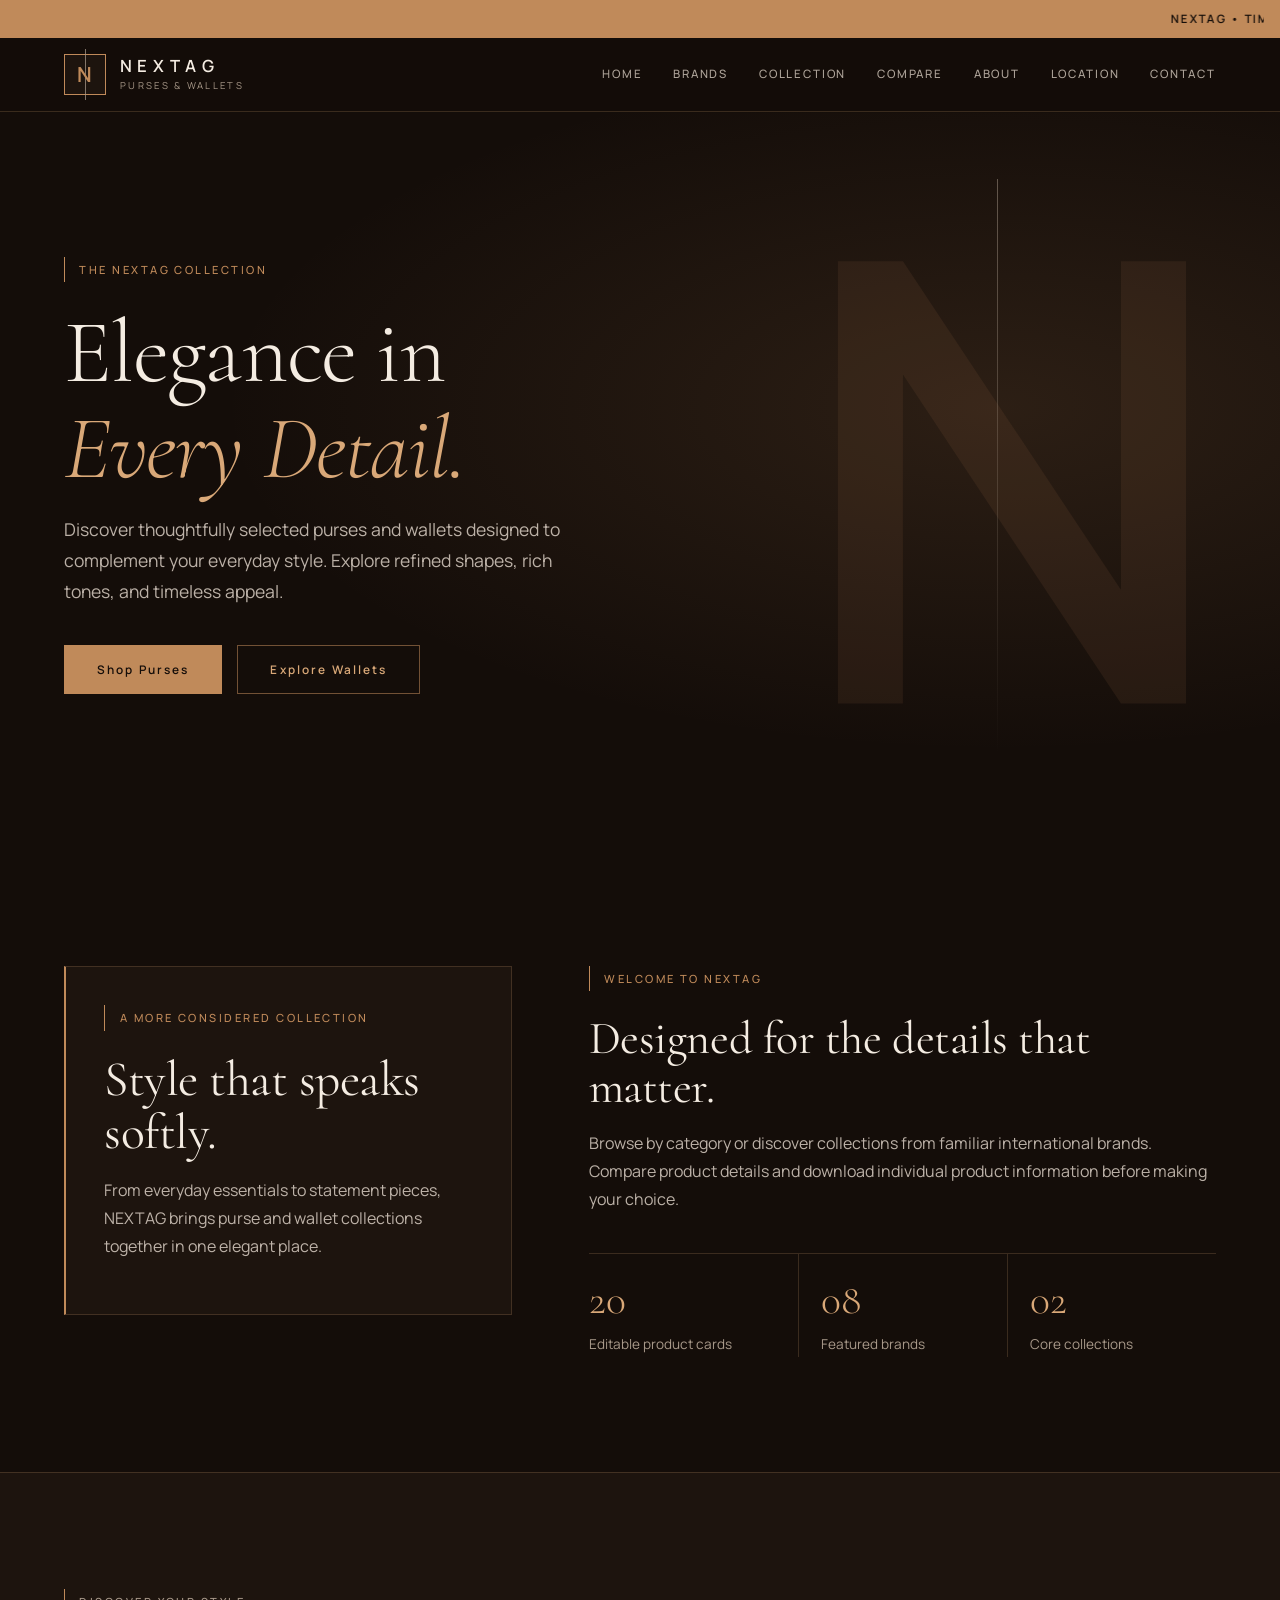
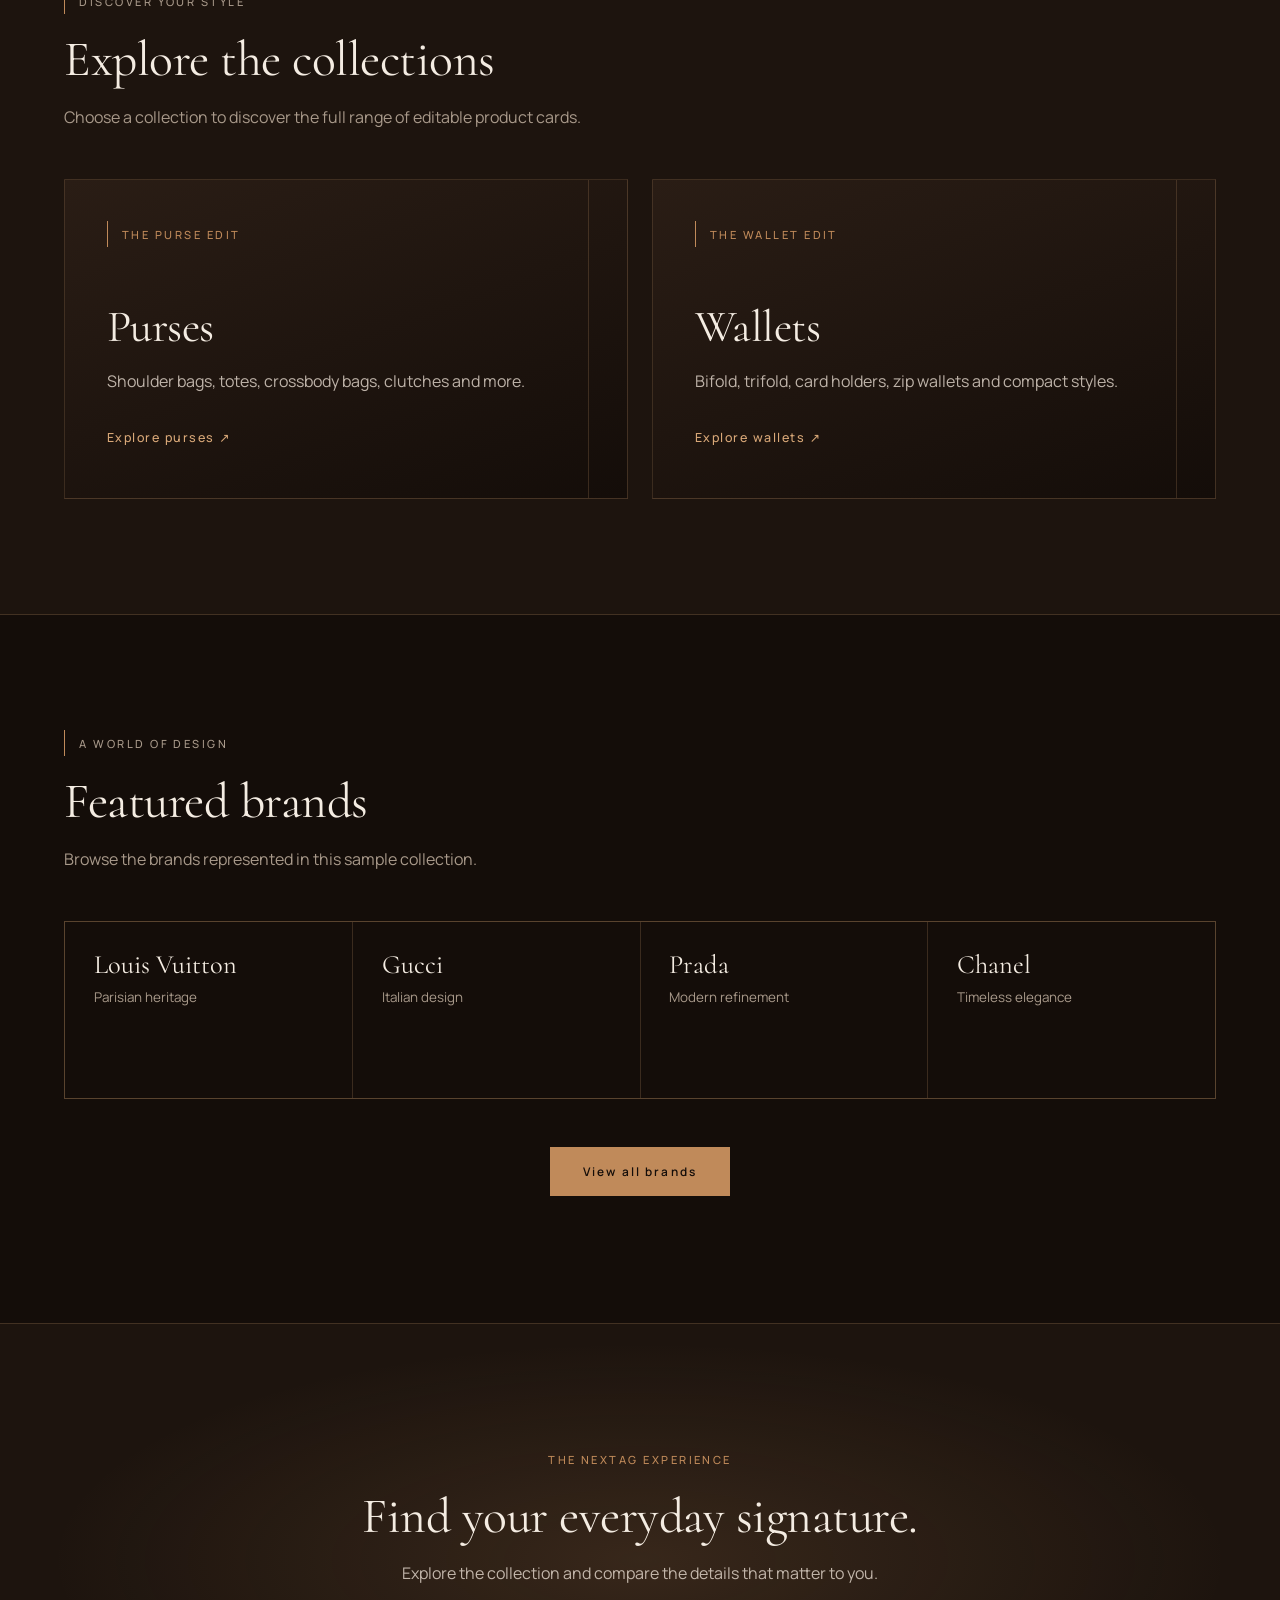
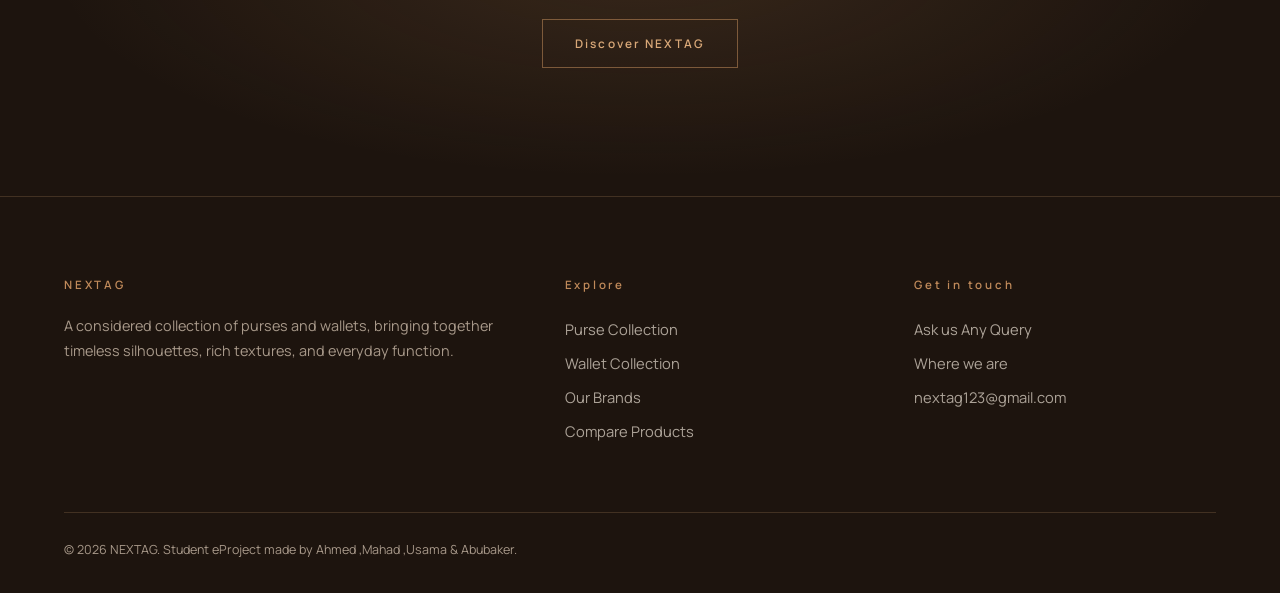
<file: index.html>
<!DOCTYPE html>
<html lang="en">

<head>

    <!-- Basic Page Information -->
    <meta charset="UTF-8">
    <meta name="viewport" content="width=device-width, initial-scale=1.0">
    <meta name="description" content="NEXTAG premium purses and wallets collection.">
    <title>Home | NEXTAG</title>
    <link rel="icon" type="image/svg+xml" href="favicon.jpg">
    <link rel="stylesheet" href="css/style.css">

</head>

<body data-page="">


    <div class="announcement">

        <marquee behavior="scroll" direction="left" scrollamount="4">
            NEXTAG • TIMELESS STYLE, EVERYDAY ELEGANCE • EXPLORE OUR PURSE & WALLET COLLECTION • A REFINED EDIT FOR EVERY OCCASION
        </marquee>

    </div>



    <header class="navbar">


        <a class="brand-lockup" href="index.html" aria-label="NEXTAG home">

            <span class="logo-mark">
                <span>N</span>
            </span>

            <span>
                <span class="brand-name">NEXTAG</span>
                <span class="brand-tag">PURSES & WALLETS</span>
            </span>

        </a>


        <button class="menu-button" type="button" onclick="toggleMenu()">
            MENU
        </button>

        <div class="nav-links">
            <a href="index.html">HOME</a>
            <a href="brands.html">BRANDS</a>
            <a href="collection.html">COLLECTION</a>
            <a href="compare.html">COMPARE</a>
            <a href="about.html">ABOUT</a>
            <a href="location.html">LOCATION</a>
            <a href="contact.html">CONTACT</a>
        </div>

    </header>


    <!-- MAIN CONTENT -->
    <main>

        <!-- HERO SECTION -->
        <section class="hero">

            <div class="hero-content">

                <p class="eyebrow">THE NEXTAG COLLECTION</p>

                <h1>
                    Elegance in <em>Every Detail.</em>
                </h1>

                <p>
                    Discover thoughtfully selected purses and wallets
                    designed to complement your everyday style.
                    Explore refined shapes, rich tones, and timeless appeal.
                </p>

                <!-- Hero Buttons -->
                <a class="button" href="purses.html">
                    Shop Purses
                </a>

                <a class="button button-outline" href="wallets.html">
                    Explore Wallets
                </a>

            </div>

        </section>



        <section class="section">

            <div class="intro-grid">


                <div class="intro-panel">

                    <p class="eyebrow">
                        A MORE CONSIDERED COLLECTION
                    </p>

                    <h2>Style that speaks softly.</h2>

                    <p>
                        From everyday essentials to statement pieces,
                        NEXTAG brings purse and wallet collections
                        together in one elegant place.
                    </p>

                </div>



                <div class="intro-copy">

                    <p class="eyebrow">WELCOME TO NEXTAG</p>

                    <h2 class="large-heading">
                        Designed for the details that matter.
                    </h2>

                    <p>
                        Browse by category or discover collections from
                        familiar international brands. Compare product
                        details and download individual product information
                        before making your choice.
                    </p>


                    <!-- Website Features -->
                    <div class="feature-row">

                        <div class="feature">
                            <strong>20</strong>
                            <span>Editable product cards</span>
                        </div>

                        <div class="feature">
                            <strong>08</strong>
                            <span>Featured brands</span>
                        </div>

                        <div class="feature">
                            <strong>02</strong>
                            <span>Core collections</span>
                        </div>

                    </div>

                </div>

            </div>

        </section>



        <section class="section section-dark">

            <div class="section-heading">

                <p class="eyebrow">DISCOVER YOUR STYLE</p>

                <h2>Explore the collections</h2>

                <p>
                    Choose a collection to discover the full range
                    of editable product cards.
                </p>

            </div>



            <div class="collection-links">

                <!-- Purses Card -->
                <a class="collection-card" href="purses.html">

                    <p class="eyebrow">THE PURSE EDIT</p>

                    <h3>Purses</h3>

                    <p>
                        Shoulder bags, totes, crossbody bags,
                        clutches and more.
                    </p>

                    <span class="text-link">
                        Explore purses ↗
                    </span>

                </a>


                <a class="collection-card" href="wallets.html">

                    <p class="eyebrow">THE WALLET EDIT</p>

                    <h3>Wallets</h3>

                    <p>
                        Bifold, trifold, card holders,
                        zip wallets and compact styles.
                    </p>

                    <span class="text-link">
                        Explore wallets ↗
                    </span>

                </a>

            </div>

        </section>



        <section class="section">

            <div class="section-heading">

                <p class="eyebrow">A WORLD OF DESIGN</p>

                <h2>Featured brands</h2>

                <p>
                    Browse the brands represented in this sample collection.
                </p>

            </div>


            <div class="brand-list">

                <div class="brand-tile">
                    <strong>Louis Vuitton</strong>
                    <span>Parisian heritage</span>
                </div>

                <div class="brand-tile">
                    <strong>Gucci</strong>
                    <span>Italian design</span>
                </div>

                <div class="brand-tile">
                    <strong>Prada</strong>
                    <span>Modern refinement</span>
                </div>

                <div class="brand-tile">
                    <strong>Chanel</strong>
                    <span>Timeless elegance</span>
                </div>

            </div>



            <div class="center-action">

                <a class="button" href="brands.html">
                    View all brands
                </a>

            </div>

        </section>



        <section class="promo">

            <p class="eyebrow">THE NEXTAG EXPERIENCE</p>

            <h2>Find your everyday signature.</h2>

            <p>
                Explore the collection and compare the details
                that matter to you.
            </p>

            <a class="button button-outline" href="brands.html">
                Discover NEXTAG
            </a>

        </section>

    </main>



    <footer class="footer">

        <div class="footer-grid">


            <div>

                <h3>NEXTAG</h3>

                <p>
                    A considered collection of purses and wallets,
                    bringing together timeless silhouettes,
                    rich textures, and everyday function.
                </p>

            </div>


            <div>

                <h3>Explore</h3>

                <a href="collection.html">Purse Collection</a>
                <a href="collection.html">Wallet Collection</a>
                <a href="brands.html">Our Brands</a>
                <a href="compare.html">Compare Products</a>

            </div>


            <div>
                <h3>Get in touch</h3>

                <a href="contact.html">Ask us Any Query</a>
                <a href="location.html">Where we are</a>
                <a href="mailto:nextag123@gmail.com">
                    nextag123@gmail.com
                </a>
            </div>

        </div>


        <div class="footer-bottom">
            © 2026 NEXTAG. Student eProject made by Ahmed ,Mahad ,Usama & Abubaker.
        </div>

    </footer>


    <!-- External JavaScript -->
    <script src="js/main.js"></script>

</body>
</html>
</file>
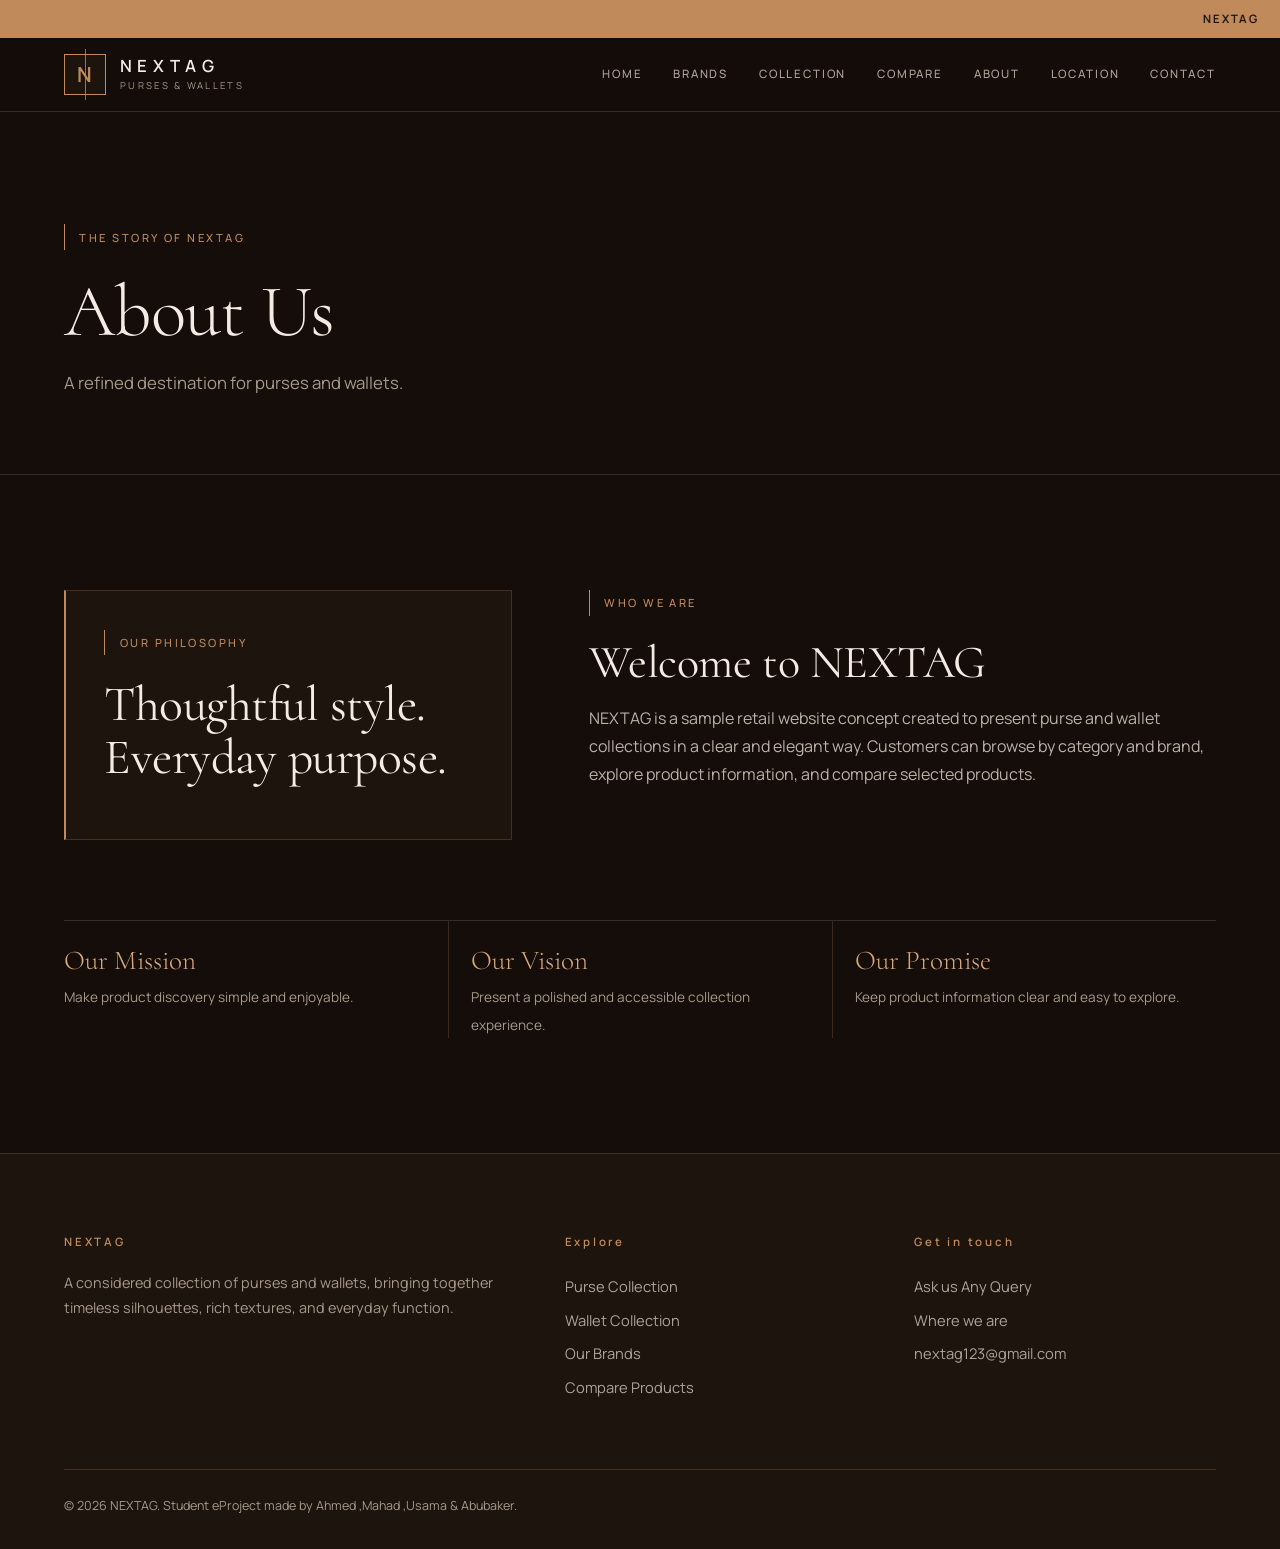
<file: about.html>
<!DOCTYPE html>
<html lang="en">

<head>
    <meta charset="UTF-8">
    <meta name="viewport" content="width=device-width, initial-scale=1.0">
    <meta name="description" content="NEXTAG premium purses and wallets collection.">
    <title>About Us | NEXTAG</title>  
    <link rel="icon" type="image/svg+xml" href="favicon.jpg">
    <link rel="stylesheet" href="css/style.css">
</head>

<body data-page="">
    <div class="announcement">
        <marquee behavior="scroll" direction="left" scrollamount="4">
            NEXTAG • TIMELESS STYLE, EVERYDAY ELEGANCE •
            EXPLORE OUR PURSE & WALLET COLLECTION •
            A REFINED EDIT FOR EVERY OCCASION
        </marquee>
    </div>

    <header class="navbar">

        <a class="brand-lockup" href="index.html" aria-label="NEXTAG home">

            <span class="logo-mark">
                <span>N</span>
            </span>

            <span>
                <span class="brand-name">NEXTAG</span>
                <span class="brand-tag">PURSES & WALLETS</span>
            </span>

        </a>

        <button class="menu-button" type="button" onclick="toggleMenu()">MENU</button>

        <div class="nav-links">
            <a href="index.html">HOME</a>
            <a href="brands.html">BRANDS</a>
            <a href="collection.html">COLLECTION</a>
            <a href="compare.html">COMPARE</a>
            <a href="about.html">ABOUT</a>
            <a href="location.html">LOCATION</a>
            <a href="contact.html">CONTACT</a>
        </div>

    </header>

    <main>
        <section class="page-hero">

            <p class="eyebrow">THE STORY OF NEXTAG</p>

            <h1>About Us</h1>

            <p>A refined destination for purses and wallets.</p>

        </section>

        
        <section class="section">
            <div class="about-grid">
                <div class="intro-panel">

                    <p class="eyebrow">OUR PHILOSOPHY</p>

                    <h2>Thoughtful style. Everyday purpose.</h2>

                </div>

                <div>

                    <p class="eyebrow">WHO WE ARE</p>

                    <h2 class="large-heading">Welcome to NEXTAG</h2>

                    <p>
                        NEXTAG is a sample retail website concept created
                        to present purse and wallet collections in a clear
                        and elegant way. Customers can browse by category
                        and brand, explore product information, and compare
                        selected products.
                    </p>

                </div>

            </div>

            
            <div class="feature-row about-features">

                <div class="feature">
                    <strong>Our Mission</strong>
                    <span>
                        Make product discovery simple and enjoyable.
                    </span>
                </div>

                <div class="feature">
                    <strong>Our Vision</strong>
                    <span>
                        Present a polished and accessible collection experience.
                    </span>
                </div>

                <div class="feature">
                    <strong>Our Promise</strong>
                    <span>
                        Keep product information clear and easy to explore.
                    </span>
                </div>

            </div>

        </section>

    </main>

    <footer class="footer">

        <div class="footer-grid">

            
            <div>
                <h3>NEXTAG</h3>

                <p>
                    A considered collection of purses and wallets,
                    bringing together timeless silhouettes, rich
                    textures, and everyday function.
                </p>
            </div>

            
            <div>
                <h3>Explore</h3>

                <a href="collection.html">Purse Collection</a>
                <a href="collection.html">Wallet Collection</a>
                <a href="brands.html">Our Brands</a>
                <a href="compare.html">Compare Products</a>

            </div>
            
            <div>
                <h3>Get in touch</h3>

                <a href="contact.html">Ask us Any Query</a>
                <a href="location.html">Where we are</a>
                <a href="mailto:nextag123@gmail.com">
                    nextag123@gmail.com
                </a>
            </div>

        </div>

        
        <div class="footer-bottom">
            © 2026 NEXTAG. Student eProject made by Ahmed ,Mahad ,Usama & Abubaker.
        </div>

    </footer>

    
    <script src="js/main.js"></script>

</body>
</html>
</file>
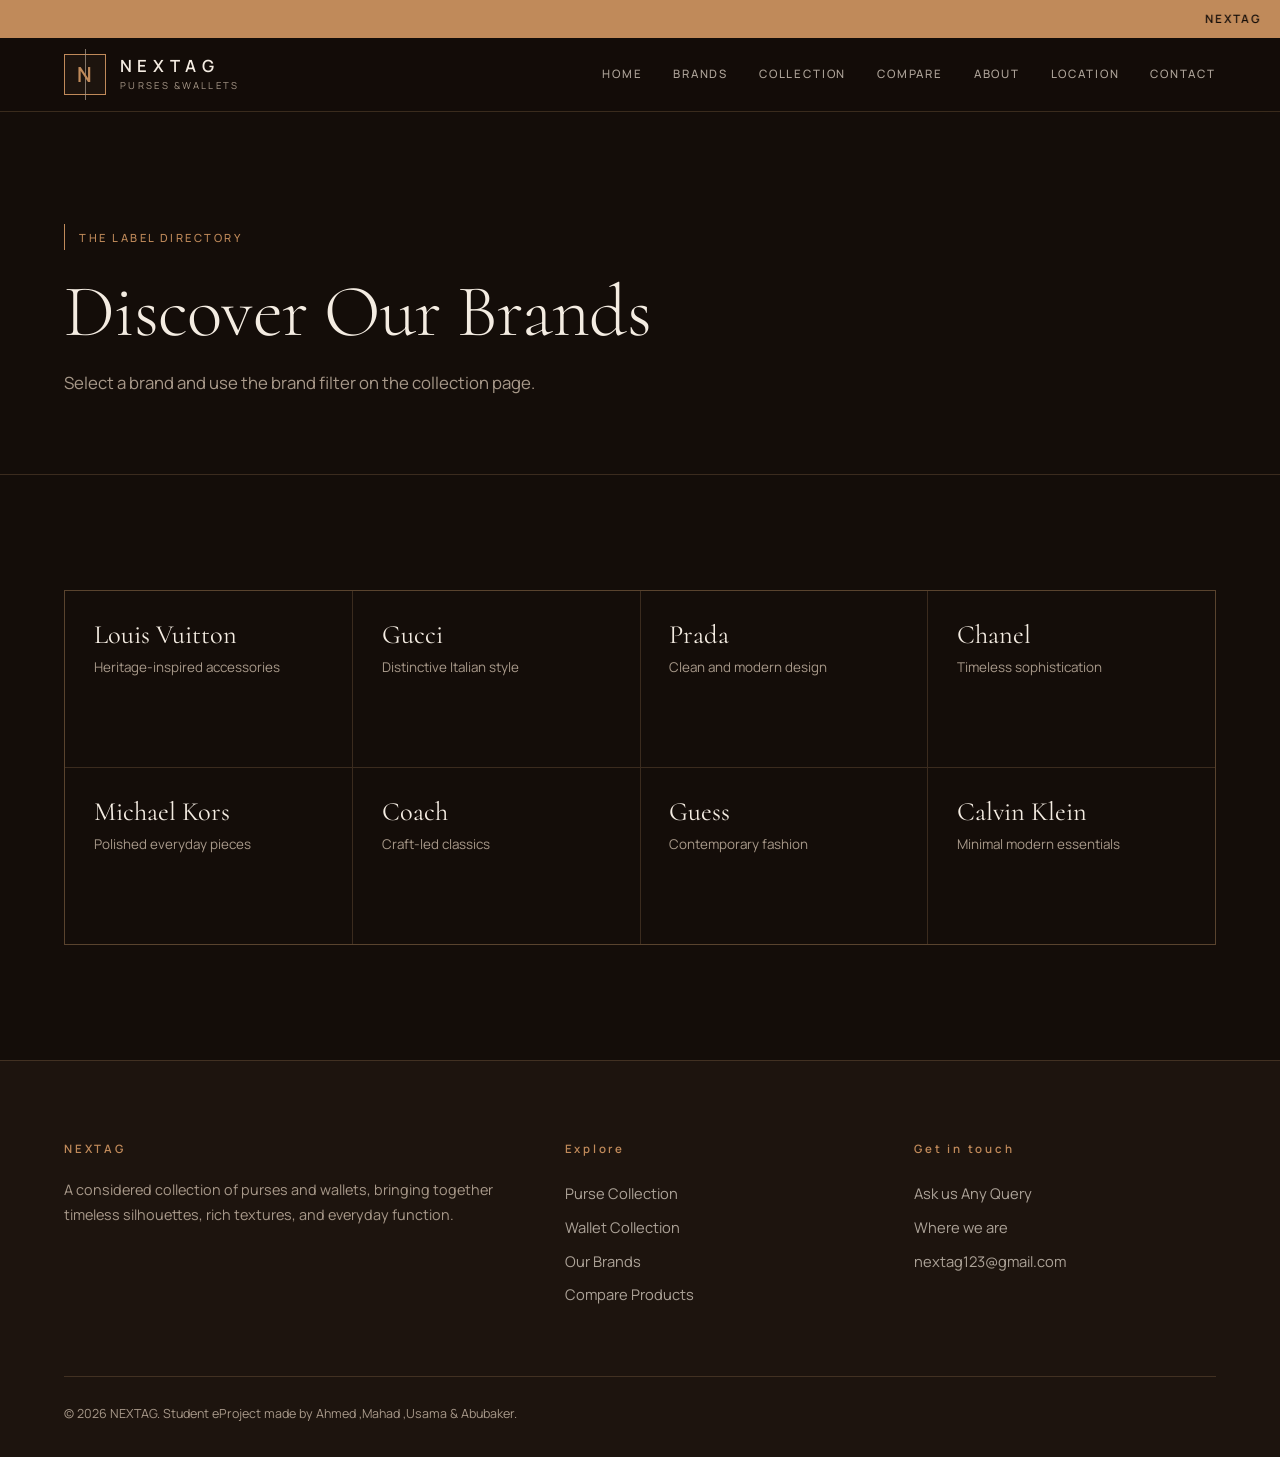
<file: brands.html>
<!DOCTYPE html>
<html lang="en">

<head>
    <meta charset="UTF-8">
    <meta name="viewport" content="width=device-width, initial-scale=1.0">
    <meta name="description" content="NEXTAG premium purses and wallets collection.">
    <title>Brands | NEXTAG</title>
    <link rel="icon" type="image/svg+xml" href="favicon.jpg">
    <link rel="stylesheet" href="css/style.css">
</head>

<body data-page="">


    <div class="announcement">
        <marquee behavior="scroll" direction="left" scrollamount="4">
            NEXTAG • TIMELESS STYLE, EVERYDAY ELEGANCE •
            EXPLORE OUR PURSE & WALLET COLLECTION •
            A REFINED EDIT FOR EVERY OCCASION
        </marquee>
    </div>


    <header class="navbar">

        <a class="brand-lockup" href="index.html" aria-label="NEXTAG home">

            <span class="logo-mark">
                <span>N</span>
            </span>

            <span>
                <span class="brand-name">NEXTAG</span>
                <span class="brand-tag">PURSES &WALLETS</span>
            </span>

        </a>

        <button class="menu-button" type="button" onclick="toggleMenu()">MENU</button>

        <div class="nav-links">
            <a href="index.html">HOME</a>
            <a href="brands.html">BRANDS</a>
            <a href="collection.html">COLLECTION</a>
            <a href="compare.html">COMPARE</a>
            <a href="about.html">ABOUT</a>
            <a href="location.html">LOCATION</a>
            <a href="contact.html">CONTACT</a>
        </div>

    </header>


    <main>


        <section class="page-hero">

            <p class="eyebrow">THE LABEL DIRECTORY</p>

            <h1>Discover Our Brands</h1>

            <p>
                Select a brand and use the brand filter on the collection page.
            </p>

        </section>


        <section class="section">

            <div class="brand-list">

        
                <a class="brand-tile" href="purses.html?brand=Louis%20Vuitton">

                    <strong>Louis Vuitton</strong>

                    <span>Heritage-inspired accessories</span>

                    <p class="text-link">View purse collection ↗</p>

                </a>

  
                <a class="brand-tile" href="purses.html?brand=Gucci">

                    <strong>Gucci</strong>

                    <span>Distinctive Italian style</span>

                    <p class="text-link">View purse collection ↗</p>

                </a>

            
                <a class="brand-tile" href="purses.html?brand=Prada">

                    <strong>Prada</strong>

                    <span>Clean and modern design</span>

                    <p class="text-link">View purse collection ↗</p>

                </a>

   
                <a class="brand-tile" href="purses.html?brand=Chanel">

                    <strong>Chanel</strong>

                    <span>Timeless sophistication</span>

                    <p class="text-link">View purse collection ↗</p>

                </a>


                <a class="brand-tile" href="purses.html?brand=Michael%20Kors">

                    <strong>Michael Kors</strong>

                    <span>Polished everyday pieces</span>

                    <p class="text-link">View purse collection ↗</p>

                </a>


                <a class="brand-tile" href="purses.html?brand=Coach">

                    <strong>Coach</strong>

                    <span>Craft-led classics</span>

                    <p class="text-link">View purse collection ↗</p>

                </a>


                <a class="brand-tile" href="purses.html?brand=Guess">

                    <strong>Guess</strong>

                    <span>Contemporary fashion</span>

                    <p class="text-link">View purse collection ↗</p>

                </a>

                <a class="brand-tile" href="purses.html?brand=Calvin%20Klein">

                    <strong>Calvin Klein</strong>

                    <span>Minimal modern essentials</span>

                    <p class="text-link">View purse collection ↗</p>

                </a>

            </div>

    


        </section>

    </main>


    <footer class="footer">

        <div class="footer-grid">


            <div>

                <h3>NEXTAG</h3>

                <p>
                    A considered collection of purses and wallets,
                    bringing together timeless silhouettes, rich
                    textures, and everyday function.
                </p>

            </div>


            <div>

                <h3>Explore</h3>

                <a href="collection.html">Purse Collection</a>
                <a href="collection.html">Wallet Collection</a>
                <a href="brands.html">Our Brands</a>
                <a href="compare.html">Compare Products</a>

            </div>

            <div>
                <h3>Get in touch</h3>

                <a href="contact.html">Ask us Any Query</a>
                <a href="location.html">Where we are</a>
                <a href="mailto:nextag123@gmail.com">
                    nextag123@gmail.com
                </a>
            </div>


        </div>


        <div class="footer-bottom">
             © 2026 NEXTAG. Student eProject made by Ahmed ,Mahad ,Usama & Abubaker.
        </div>

    </footer>

    <script src="js/main.js"></script>

</body>
</html>
</file>
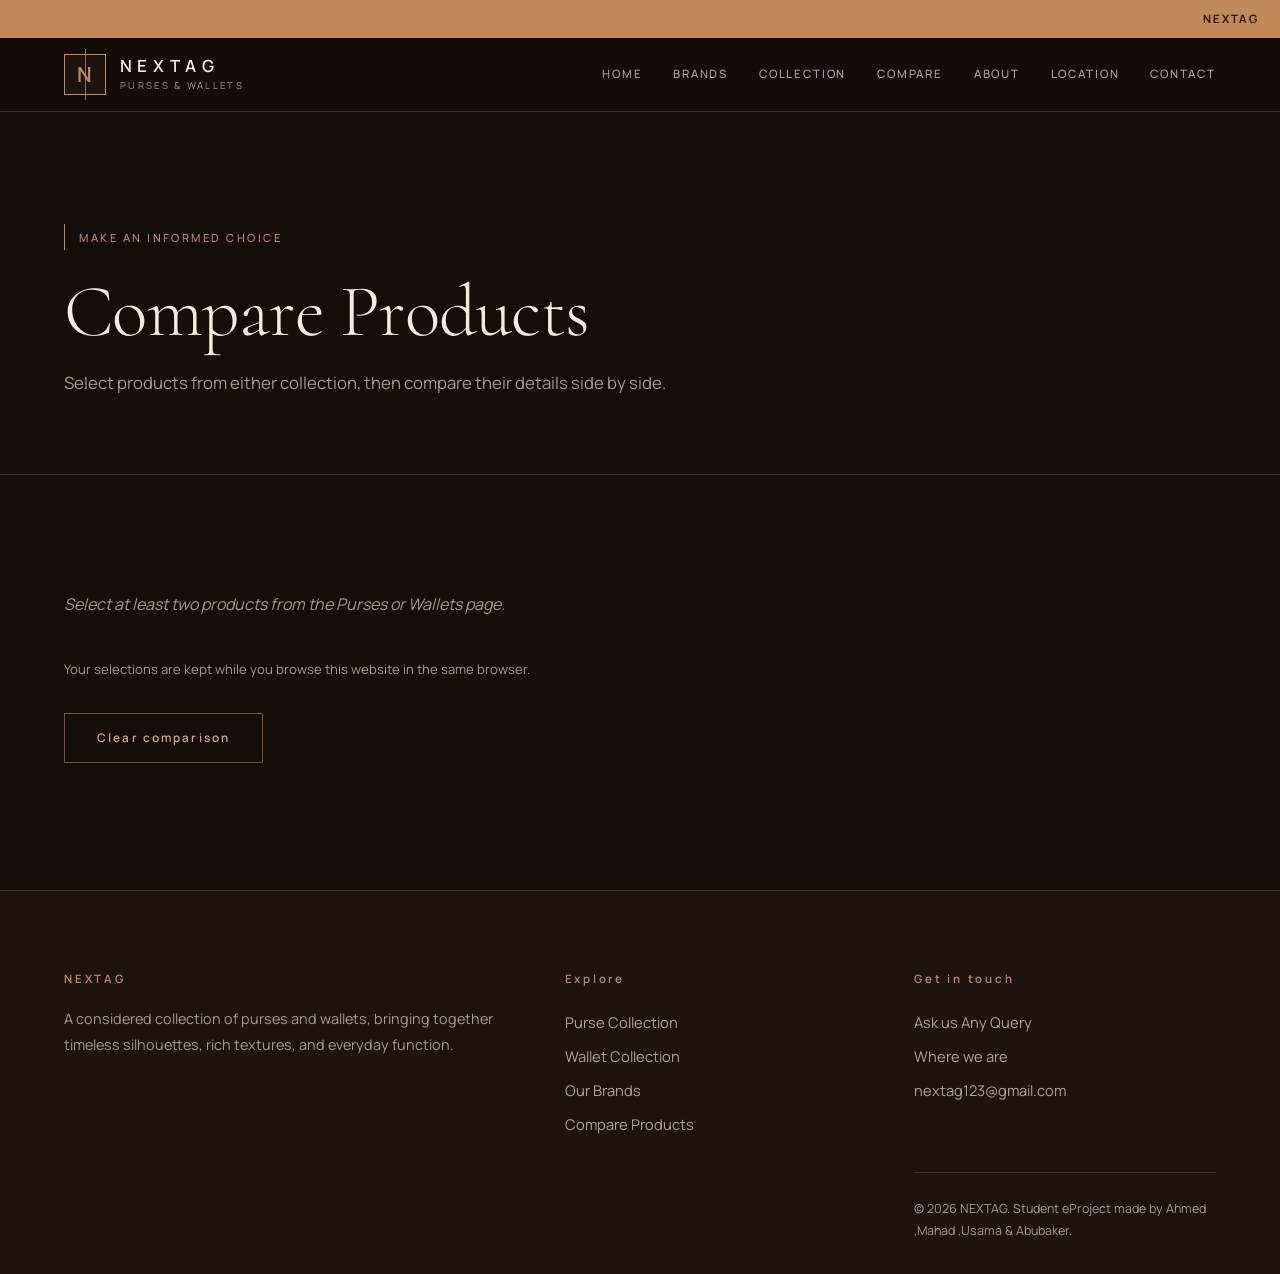
<file: compare.html>
<!DOCTYPE html>
<html lang="en"><head>
<meta charset="UTF-8"><meta name="viewport" content="width=device-width, initial-scale=1.0">
<meta name="description" content="NEXTAG premium purses and wallets collection.">
<title>Compare | NEXTAG</title><link rel="icon" type="image/svg+xml" href="favicon.jpg">
<link rel="stylesheet" href="css/style.css">
</head><body data-page="compare">

<div class="announcement"><marquee behavior="scroll" direction="left" scrollamount="4">NEXTAG • TIMELESS STYLE, EVERYDAY ELEGANCE • EXPLORE OUR PURSE &amp; WALLET COLLECTION • A REFINED EDIT FOR EVERY OCCASION</marquee></div>
<header class="navbar">
  <a class="brand-lockup" href="index.html" aria-label="NEXTAG home">
    <span class="logo-mark"><span>N</span></span>
    <span><span class="brand-name">NEXTAG</span>
    <span class="brand-tag">PURSES & WALLETS</span>
  </span>
  </a>
  <button class="menu-button" type="button" onclick="toggleMenu()">MENU</button>
        <div class="nav-links">

            <a href="index.html">HOME</a>
            <a href="brands.html">BRANDS</a>
            <a href="collection.html">COLLECTION</a>
            <a href="compare.html">COMPARE</a>
            <a href="about.html">ABOUT</a>
            <a href="location.html">LOCATION</a>
            <a href="contact.html">CONTACT</a>
        </div>

      </header>
<main>
  <section class="page-hero">
  <p class="eyebrow">MAKE AN INFORMED CHOICE</p>
  <h1>Compare Products</h1>
  <p>Select products from either collection, then compare their details side by side.</p>
</section>

<section class="section">
  <div id="compareTable">
    <p class="empty-message">Select at least two products from the Purses or Wallets page.</p>
  </div>
    <p class="small-note">Your selections are kept while you browse this website in the same browser.</p>
    <button class="button button-outline" type="button" onclick="clearComparison()">Clear comparison</button>
  </section>

</main>
<footer class="footer">
  <div class="footer-grid">
<div><h3>NEXTAG</h3>
  <p>A considered collection of purses and wallets, bringing together timeless silhouettes, rich textures, and everyday function.</p></div>
<div>
  <h3>Explore</h3>
                <a href="collection.html">Purse Collection</a>
                <a href="collection.html">Wallet Collection</a>
                <a href="brands.html">Our Brands</a>
                <a href="compare.html">Compare Products</a>

            </div>
<div>
            <div>
                <h3>Get in touch</h3>

                <a href="contact.html">Ask us Any Query</a>
                <a href="location.html">Where we are</a>
                <a href="mailto:nextag123@gmail.com">
                    nextag123@gmail.com
                </a>
            </div>
        <div class="footer-bottom">
            © 2026 NEXTAG. Student eProject made by Ahmed ,Mahad ,Usama & Abubaker.
        </div>

<script src="js/main.js"></script>
</body></html>
</file>
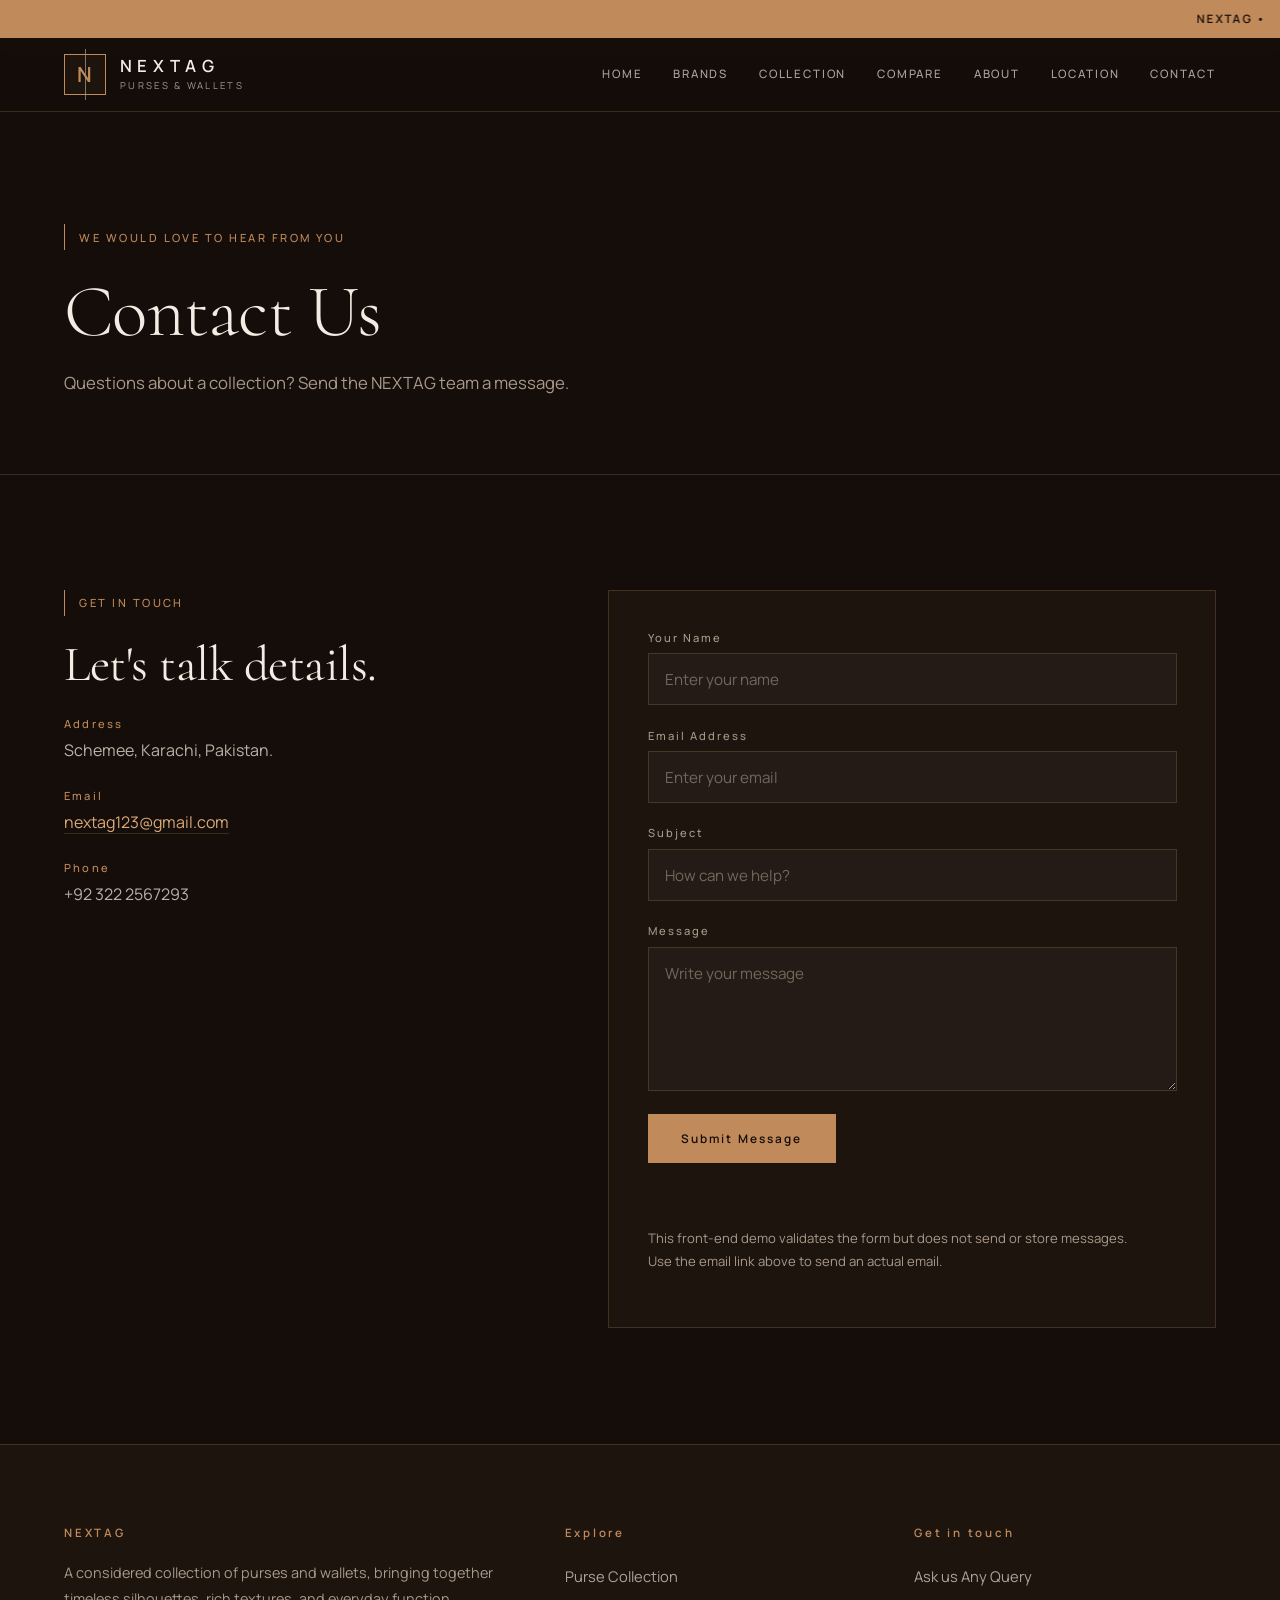
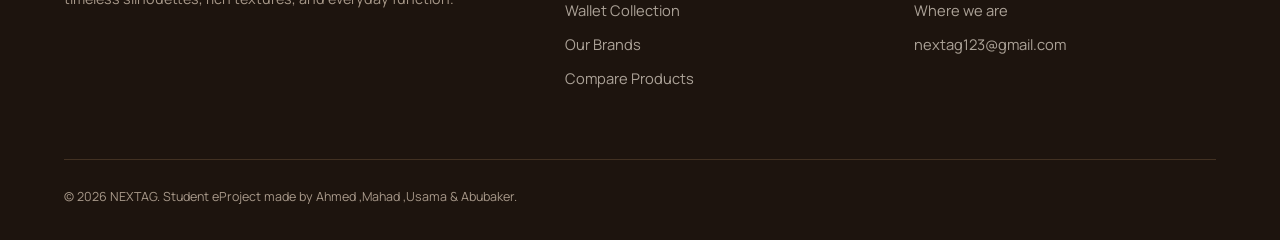
<file: contact.html>
<!DOCTYPE html>
<html lang="en">
<head>
    <!-- Basic Page Information -->
    <meta charset="UTF-8">
    <meta name="viewport" content="width=device-width, initial-scale=1.0">
    <meta name="description" content="NEXTAG premium purses and wallets collection.">
    <title>Contact Us | NEXTAG</title>
    <link rel="icon" type="image/svg+xml" href="favicon.jpg">
    <link rel="stylesheet" href="css/style.css">
</head>

<body data-page="">

    <div class="announcement">

        <marquee behavior="scroll" direction="left" scrollamount="4">
            NEXTAG • TIMELESS STYLE, EVERYDAY ELEGANCE • EXPLORE OUR PURSE & WALLET COLLECTION • A REFINED EDIT FOR EVERY OCCASION
        </marquee>

    </div>



    <header class="navbar">

        <a class="brand-lockup" href="index.html" aria-label="NEXTAG home">

            <span class="logo-mark">
                <span>N</span>
            </span>

            <span>
                <span class="brand-name">NEXTAG</span>
                <span class="brand-tag">PURSES & WALLETS</span>
            </span>

        </a>

        <button class="menu-button" type="button" onclick="toggleMenu()">
            MENU
        </button>


        <div class="nav-links">
            <a href="index.html">HOME</a>
            <a href="brands.html">BRANDS</a>
            <a href="collection.html">COLLECTION</a>
            <a href="compare.html">COMPARE</a>
            <a href="about.html">ABOUT</a>
            <a href="location.html">LOCATION</a>
            <a href="contact.html">CONTACT</a>
        </div>

    </header>



    <main>


        <section class="page-hero">

            <p class="eyebrow">
                WE WOULD LOVE TO HEAR FROM YOU
            </p>

            <h1>Contact Us</h1>

            <p>
                Questions about a collection? Send the NEXTAG team a message.
            </p>

        </section>



        <section class="section">

            <div class="contact-layout">

                <!-- CONTACT INFORMATION -->
                <div class="contact-panel">

                    <p class="eyebrow">GET IN TOUCH</p>

                    <h2>Let's talk details.</h2>


                    <p>
                        <strong>Address</strong>
                        <br>
                         Schemee, Karachi, Pakistan.
                    </p>

                    <!-- Email Address -->
                    <p>
                        <strong>Email</strong>
                        <br>
                        <a href="mailto:nextag123@gmail.com">nextag123@gmail.com</a>
                    </p>


                    <p>
                        <strong>Phone</strong>
                        <br>
                        +92 322 2567293
                    </p>

                </div>


                <form class="contact-form" id="contactForm">


                    <label>
                        Your Name

                        <input
                            id="contactName"
                            type="text"
                            placeholder="Enter your name"
                        >
                    </label>



                    <label>
                        Email Address

                        <input
                            id="contactEmail"
                            type="email"
                            placeholder="Enter your email"
                        >
                    </label>



                    <label>
                        Subject

                        <input
                            type="text"
                            placeholder="How can we help?"
                        >
                    </label>


                    <label>
                        Message

                        <textarea
                            id="contactMessage"
                            placeholder="Write your message"
                        ></textarea>
                    </label>


                    <button class="button" type="submit">Submit Message</button>

                    <div id="formFeedback" class="form-feedback"></div>

                    <p class="small-note">
                        This front-end demo validates the form but does not
                        send or store messages. Use the email link above
                        to send an actual email.
                    </p>
                </form>
            </div>
        </section>
    </main>



    <footer class="footer">

        <div class="footer-grid">

            <div>
                <h3>NEXTAG</h3>
                <p>
                    A considered collection of purses and wallets,
                    bringing together timeless silhouettes,
                    rich textures, and everyday function.
                </p>
            </div>



            <div>
                <h3>Explore</h3>

                <a href="collection.html">Purse Collection</a>
                <a href="collection.html">Wallet Collection</a>
                <a href="brands.html">Our Brands</a>
                <a href="compare.html">Compare Products</a>

            </div>


            <div>
                <h3>Get in touch</h3>
                <a href="contact.html">Ask us Any Query</a>
                <a href="location.html">Where we are</a>
                <a href="mailto:nextag123@gmail.com">
                    nextag123@gmail.com
                </a>
            </div>

        </div>


        <div class="footer-bottom">
            © 2026 NEXTAG. Student eProject made by Ahmed ,Mahad ,Usama & Abubaker.
        </div>

    </footer>


    <script src="js/main.js"></script>

</body>
</html>
</file>
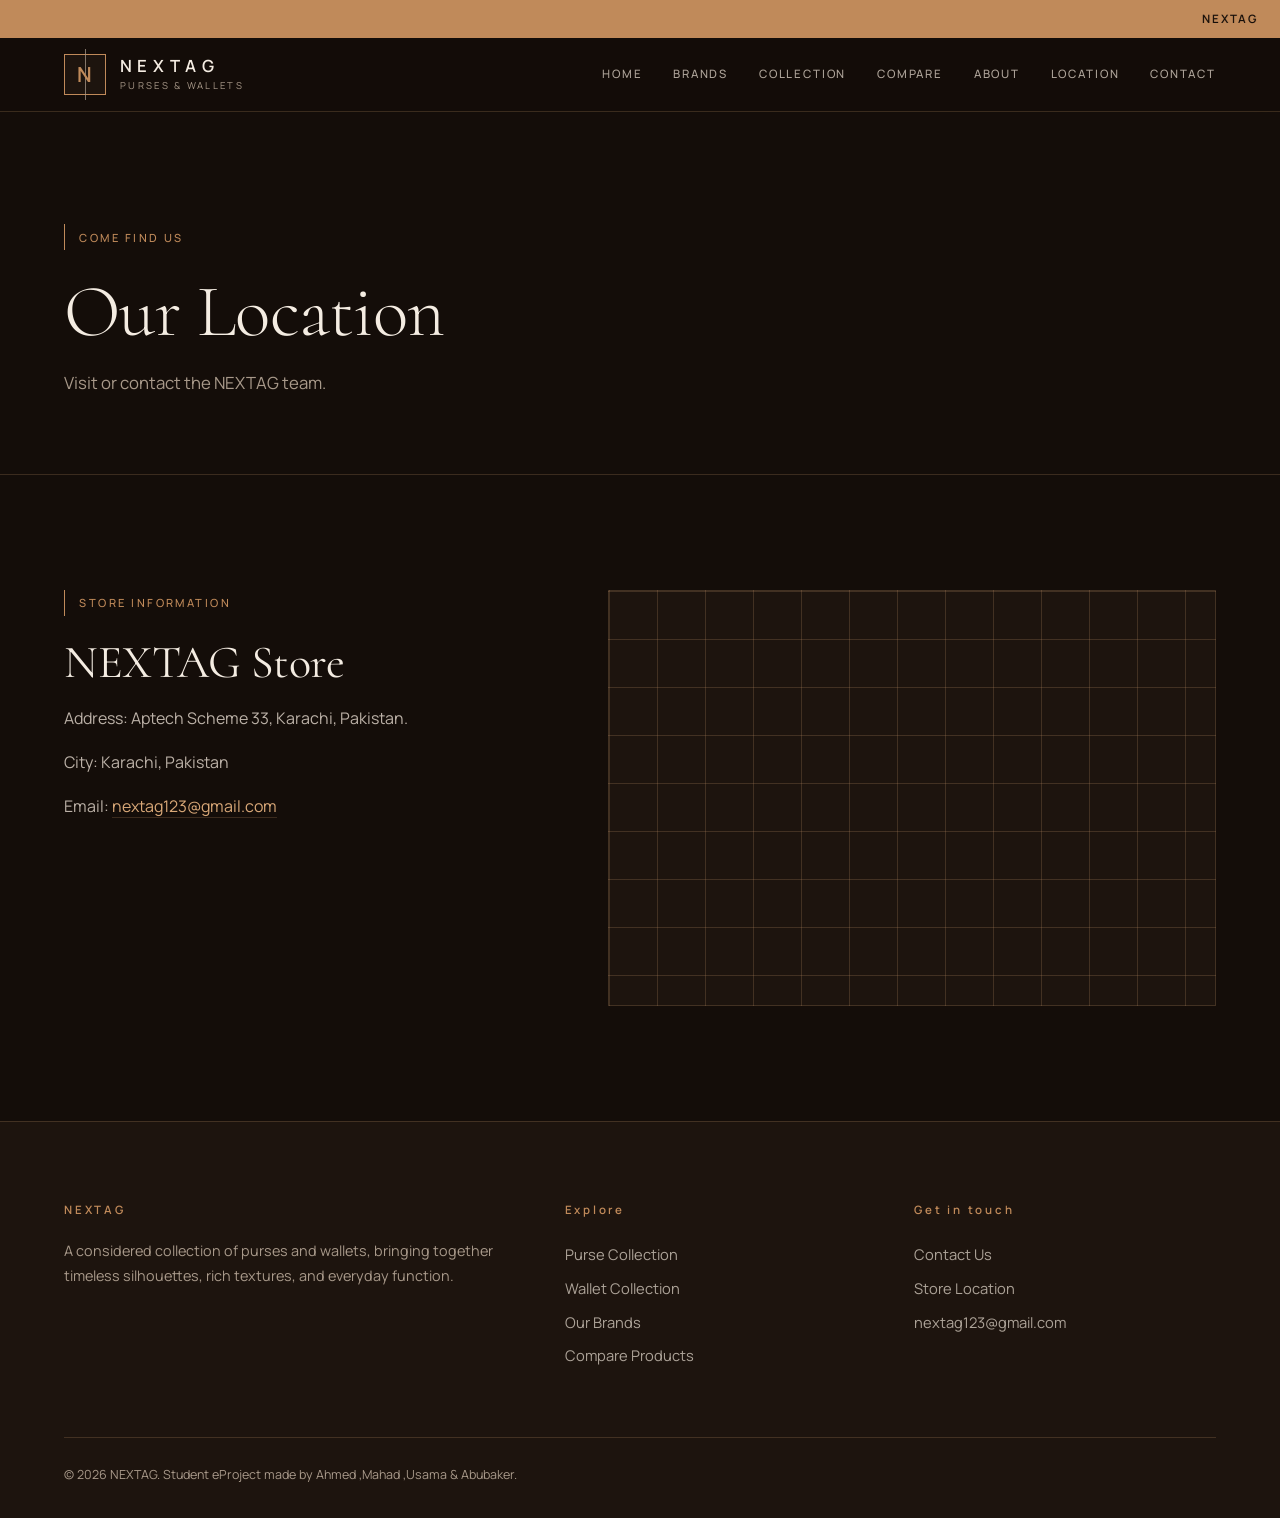
<file: location.html>
<!DOCTYPE html>
<html lang="en"><head>
<meta charset="UTF-8"><meta name="viewport" content="width=device-width, initial-scale=1.0">
<meta name="description" content="NEXTAG premium purses and wallets collection.">
<title>Location | NEXTAG</title><link rel="icon" type="image/svg+xml" href="favicon.jpg">
<link rel="stylesheet" href="css/style.css">
</head><body data-page="">

<div class="announcement">
  <marquee behavior="scroll" direction="left" scrollamount="4">NEXTAG • TIMELESS STYLE, EVERYDAY ELEGANCE • EXPLORE OUR PURSE & WALLET COLLECTION • A REFINED EDIT FOR EVERY OCCASION</marquee></div>
<header class="navbar">

  <a class="brand-lockup" href="index.html" aria-label="NEXTAG home">
    <span class="logo-mark"><span>N</span></span>
    <span><span class="brand-name">NEXTAG</span><span class="brand-tag">PURSES & WALLETS</span></span>
  </a>
  <button class="menu-button" type="button" onclick="toggleMenu()">MENU</button>
  
        <div class="nav-links">
            <a href="index.html">HOME</a>
            <a href="brands.html">BRANDS</a>
            <a href="collection.html">COLLECTION</a>
            <a href="compare.html">COMPARE</a>
            <a href="about.html">ABOUT</a>
            <a href="location.html">LOCATION</a>
            <a href="contact.html">CONTACT</a>
        </div>


</header>
<main><section class="page-hero">
  <p class="eyebrow">COME FIND US</p>
  <h1>Our Location</h1>
  <p>Visit or contact the NEXTAG team.</p>
</section><section class="section">
  <div class="contact-layout">
    <div>
    <p class="eyebrow">STORE INFORMATION</p>

    <h2 class="large-heading">NEXTAG Store</h2>

    <p>Address: Aptech Scheme 33, Karachi, Pakistan.</p>

    <p>City: Karachi, Pakistan</p>

    <p>Email: <a href="mailto:hello@nextag.example">nextag123@gmail.com</a></p>

  </div>
  <div class="map-panel">
    <iframe
      title="Map showing Aptech Scheme 33, Karachi"
      src="https://www.google.com/maps?q=Aptech%20Scheme%2033%2C%20Karachi%2C%20Pakistan&output=embed"
      width="100%"
      height="350"
      style="border:0; display:block; border-radius:12px;"
      loading="lazy"
      referrerpolicy="no-referrer-when-downgrade"
      allowfullscreen>
    </iframe>
  </div>
</div>
</section>
</main>

<footer class="footer"><div class="footer-grid">

  <div>
  <h3>NEXTAG</h3>
  <p>A considered collection of purses and wallets, bringing together timeless silhouettes, rich textures, and everyday function.</p></div>

  <div>
  <h3>Explore</h3>
  <a href="purses.html">Purse Collection</a>
  <a href="wallets.html">Wallet Collection</a>
  <a href="brands.html">Our Brands</a>
  <a href="compare.html">Compare Products</a>
</div>

<div>
  <h3>Get in touch</h3>
  <a href="contact.html">Contact Us</a>
  <a href="location.html">Store Location</a>
  <a href="mailto:hello@nextag.example">nextag123@gmail.com</a>

</div>
</div>

<div class="footer-bottom">© 2026 NEXTAG. Student eProject made by Ahmed ,Mahad ,Usama & Abubaker.</div></footer>

<script src="js/main.js"></script>
</body></html>
</file>
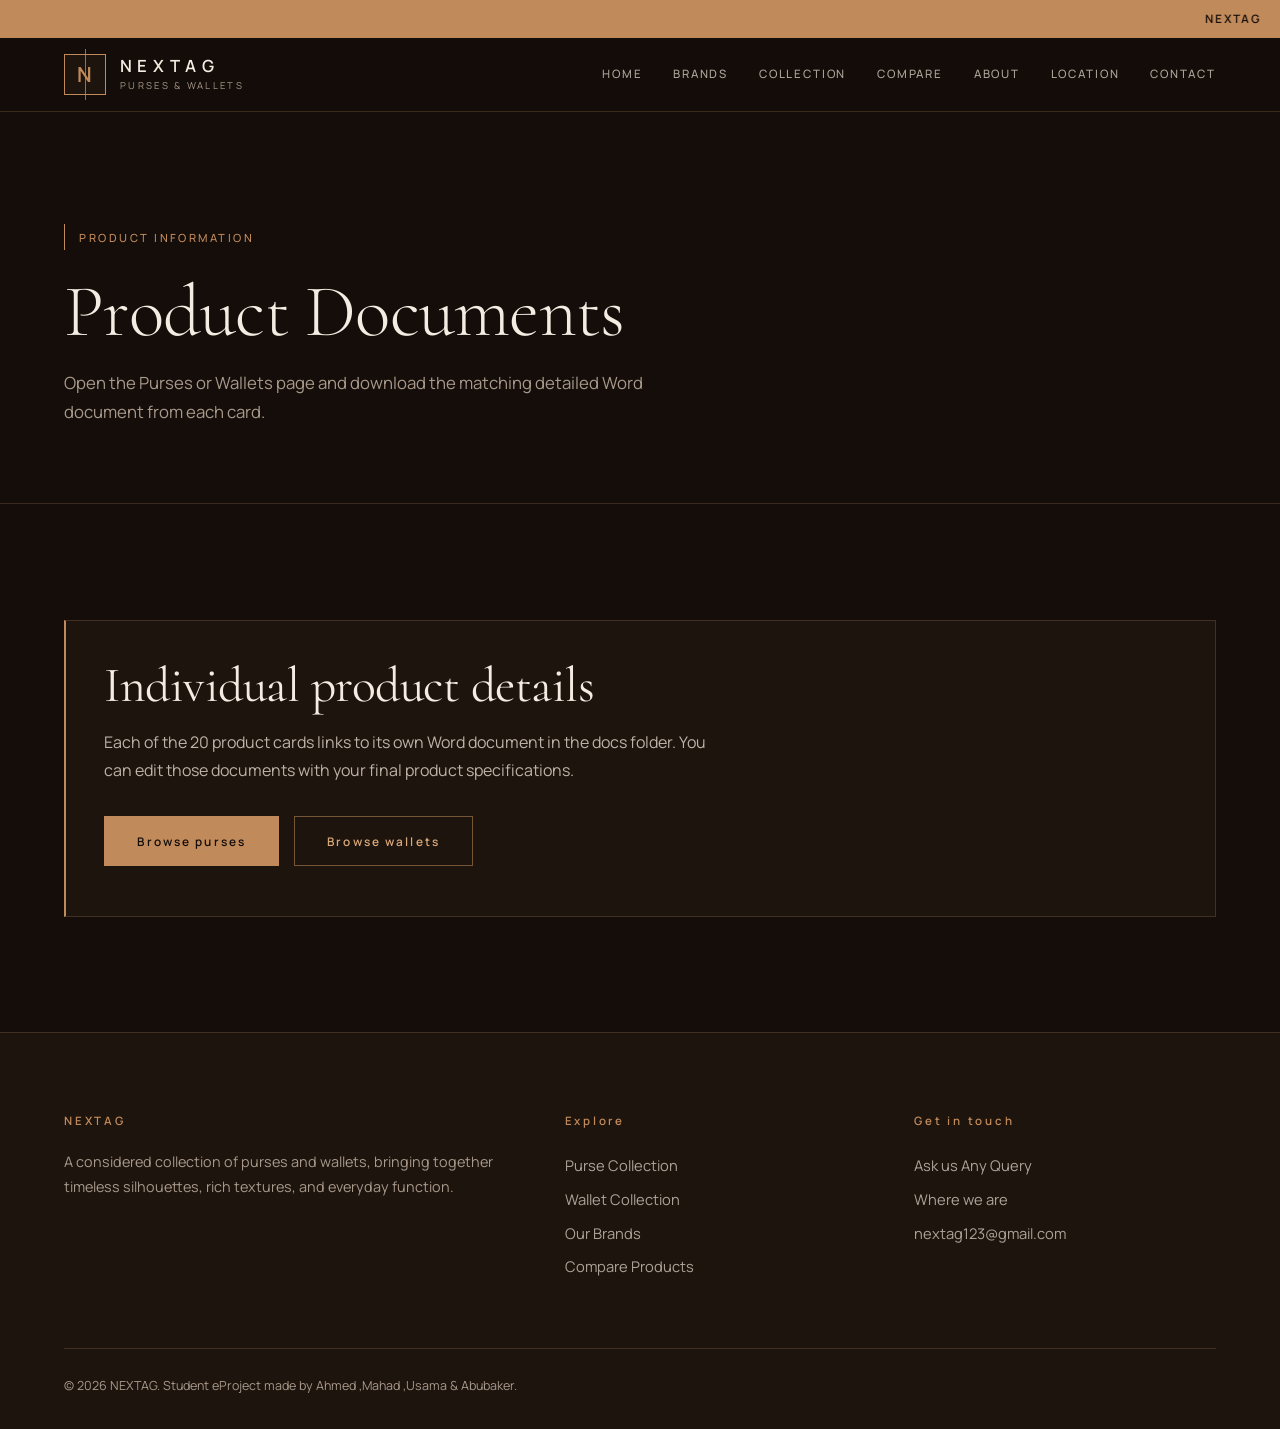
<file: product.html>
<!DOCTYPE html>
<html lang="en">
<head>
    <meta charset="UTF-8">
    <meta name="viewport" content="width=device-width, initial-scale=1.0">
    <meta name="description" content="NEXTAG premium purses and wallets collection.">
    <title>Product Details | NEXTAG</title>
    <link rel="icon" type="image/svg+xml" href="favicon.jpg">
    <link rel="stylesheet" href="css/style.css">

</head>

<body data-page="">

    <div class="announcement">

        <marquee behavior="scroll" direction="left" scrollamount="4">
            NEXTAG • TIMELESS STYLE, EVERYDAY ELEGANCE • EXPLORE OUR PURSE & WALLET COLLECTION • A REFINED EDIT FOR EVERY OCCASION
        </marquee>

    </div>


    <header class="navbar">


        <a class="brand-lockup" href="index.html" aria-label="NEXTAG home">

            <span class="logo-mark">
                <span>N</span>
            </span>

            <span>
                <span class="brand-name">NEXTAG</span>
                <span class="brand-tag">PURSES & WALLETS</span>
            </span>

        </a>


        <button class="menu-button" type="button" onclick="toggleMenu()">
            MENU
        </button>

        <div class="nav-links">
            <a href="index.html">HOME</a>
            <a href="brands.html">BRANDS</a>
            <a href="collection.html">COLLECTION</a>
            <a href="compare.html">COMPARE</a>
            <a href="about.html">ABOUT</a>
            <a href="location.html">LOCATION</a>
            <a href="contact.html">CONTACT</a>
        </div>


    </header>


    <main>

        <section class="page-hero">

            <p class="eyebrow">PRODUCT INFORMATION</p>

            <h1>Product Documents</h1>

            <p>
                Open the Purses or Wallets page and download the matching
                detailed Word document from each card.
            </p>

        </section>



        <section class="section">

            <div class="intro-panel">

                <h2>Individual product details</h2>

                <p>
                    Each of the 20 product cards links to its own Word
                    document in the docs folder. You can edit those
                    documents with your final product specifications.
                </p>


                <a class="button" href="purses.html">
                    Browse purses
                </a>

   
                <a class="button button-outline" href="wallets.html">
                    Browse wallets
                </a>

            </div>

        </section>

    </main>



    <footer class="footer">

        <div class="footer-grid">


            <div>

                <h3>NEXTAG</h3>

                <p>
                    A considered collection of purses and wallets,
                    bringing together timeless silhouettes,
                    rich textures, and everyday function.
                </p>

            </div>


            <div>

                <h3>Explore</h3>

                <a href="collection.html">Purse Collection</a>
                <a href="collection.html">Wallet Collection</a>
                <a href="brands.html">Our Brands</a>
                <a href="compare.html">Compare Products</a>

            </div>


            <div>
                <h3>Get in touch</h3>

                <a href="contact.html">Ask us Any Query</a>
                <a href="location.html">Where we are</a>
                <a href="mailto:nextag123@gmail.com">
                    nextag123@gmail.com
                </a>
            </div>

        </div>

        
        <div class="footer-bottom">
            © 2026 NEXTAG. Student eProject made by Ahmed ,Mahad ,Usama & Abubaker.
        </div>


    </footer>



    <script src="js/main.js"></script>

</body>
</html>
</file>
<file: css/style.css>
/* ==========================================================
   NEXTAG — premium stylesheet
   Palette comes from the logo: espresso, copper, and the thin
   pale vertical line that cuts through the N.
   ========================================================== */
@import url('https://fonts.googleapis.com/css2?family=Cormorant:ital,wght@0,300;0,400;0,500;0,600;1,300;1,400&family=Manrope:wght@300;400;500;600&display=swap');

:root {
  --espresso: #140d09;
  --roast: #1d140e;
  --mocha: #2a1d15;
  --line: rgba(196, 150, 105, .22);
  --copper: #c08a5a;
  --copper-hi: #d9a878;
  --sand: #a8998a;
  --linen: #eadfd3;
  --paper: #e7ddd0;

  --serif: 'Cormorant', 'Times New Roman', serif;
  --sans: 'Manrope', system-ui, -apple-system, 'Segoe UI', sans-serif;
  --wrap: 1180px;
  --ease: cubic-bezier(.2, .7, .2, 1);
}

*, *::before, *::after { box-sizing: border-box; }
html { scroll-behavior: smooth; }
body {
  margin: 0;
  background: var(--espresso);
  color: var(--linen);
  font: 400 1rem/1.75 var(--sans);
  -webkit-font-smoothing: antialiased;
}
img { max-width: 100%; display: block; }
a { color: inherit; text-decoration: none; }
p { margin: 0 0 1rem; color: rgba(234, 223, 211, .78); max-width: 62ch; }
h1, h2, h3 { font-family: var(--serif); font-weight: 400; line-height: 1.08; margin: 0 0 1rem; color: #f4ece2; letter-spacing: -.01em; }
h1 { font-size: clamp(2.8rem, 7vw, 5.6rem); font-weight: 300; }
h2 { font-size: clamp(2rem, 4vw, 3.1rem); }
h3 { font-size: 1.5rem; }
em { font-style: italic; color: var(--copper-hi); }
:focus-visible { outline: 2px solid var(--copper-hi); outline-offset: 3px; }
::selection { background: var(--copper); color: var(--espresso); }

/* ---------- Announcement ---------- */
.announcement {
  background: var(--copper);
  color: var(--espresso);
  font-size: .72rem;
  font-weight: 600;
  letter-spacing: .16em;
  padding: .55rem 1rem;
  text-align: center;
  overflow: hidden;
}
.announcement marquee { display: block; }

/* ---------- Navbar ---------- */
.navbar {
  position: sticky; top: 0; z-index: 50;
  display: flex; align-items: center; justify-content: space-between; gap: 2rem;
  padding: 1rem clamp(1.25rem, 5vw, 4rem);
  background: rgba(20, 13, 9, .86);
  backdrop-filter: blur(14px);
  -webkit-backdrop-filter: blur(14px);
  border-bottom: 1px solid var(--line);
  flex-wrap: wrap;
}
.brand-lockup { display: flex; align-items: center; gap: .9rem; }
.brand-lockup > span:last-child { display: flex; flex-direction: column; line-height: 1.2; }
.logo-mark {
  position: relative;
  width: 2.6rem; height: 2.6rem;
  display: grid; place-items: center;
  background: var(--roast);
  border: 1px solid var(--copper);
  color: var(--copper);
  font: 600 1.3rem/1 var(--sans);
}
.logo-mark::after {           /* the line through the N */
  content: ""; position: absolute; left: 50%; top: -.35rem; bottom: -.35rem;
  width: 1px; background: var(--sand); opacity: .75;
}
.logo-mark span { position: relative; z-index: 1; }
.brand-lockup .brand-name {
  font: 600 1.05rem/1 var(--sans); letter-spacing: .32em; color: #f4ece2; margin: 0;
}
.brand-tag { font-size: .6rem; letter-spacing: .24em; color: var(--sand); margin-top: .3rem; }

.nav-links { display: flex; gap: clamp(1rem, 2.4vw, 2.2rem); }
.nav-links a {
  position: relative; font-size: .72rem; font-weight: 500; letter-spacing: .16em;
  color: rgba(234, 223, 211, .72); padding: .4rem 0; transition: color .25s;
}
.nav-links a::after {
  content: ""; position: absolute; left: 0; right: 0; bottom: 0; height: 1px;
  background: var(--copper); transform: scaleX(0); transform-origin: left; transition: transform .35s var(--ease);
}
.nav-links a:hover, .nav-links a.active { color: var(--copper-hi); }
.nav-links a:hover::after, .nav-links a.active::after { transform: scaleX(1); }

.menu-button {
  display: none; background: none; color: var(--copper-hi);
  border: 1px solid var(--line); padding: .55rem 1.1rem;
  font: 500 .72rem var(--sans); letter-spacing: .18em; cursor: pointer;
}

/* ---------- Buttons & links ---------- */
.button {
  display: inline-block; cursor: pointer;
  background: var(--copper); color: var(--espresso);
  border: 1px solid var(--copper);
  padding: .95rem 2rem; margin: 0 .75rem .75rem 0;
  font: 600 .74rem var(--sans); letter-spacing: .18em;
  transition: background .3s, color .3s, border-color .3s, transform .3s var(--ease);
}
.button:hover { background: var(--copper-hi); border-color: var(--copper-hi); transform: translateY(-2px); }
.button-outline { background: transparent; color: var(--copper-hi); border-color: rgba(192, 138, 90, .55); }
.button-outline:hover { background: var(--copper); color: var(--espresso); }
.text-link { font-size: .78rem; font-weight: 500; letter-spacing: .12em; color: var(--copper-hi); margin: 0; }
.center-action { text-align: center; margin-top: 3rem; }
.center-action .button { margin-right: 0; }

/* ---------- Type helpers ---------- */
.eyebrow {
  display: flex; align-items: center; gap: .9rem;
  font: 500 .7rem var(--sans); letter-spacing: .22em;
  color: var(--copper); margin-bottom: 1.4rem; max-width: none;
}
.eyebrow::before { content: ""; width: 1px; height: 1.6rem; background: var(--copper); }
.large-heading { font-size: clamp(2rem, 3.6vw, 2.9rem); }
.small-note { font-size: .82rem; color: var(--sand); }
.empty-message { color: var(--sand); font-style: italic; }

/* ---------- Layout ---------- */
.section { padding: clamp(4rem, 9vw, 7.5rem) clamp(1.25rem, 5vw, 4rem); max-width: calc(var(--wrap) + 8rem); margin: 0 auto; }
.section-dark { max-width: none; background: var(--roast); border-block: 1px solid var(--line); }
.section-dark > * { max-width: var(--wrap); margin-inline: auto; }
.section-heading { max-width: var(--wrap); margin: 0 auto 3rem; }
.section-heading .eyebrow { margin-bottom: 1.2rem; }
.section-heading p { color: var(--sand); }

/* ---------- Hero (home) ---------- */
.hero {
  position: relative; overflow: hidden;
  min-height: min(82vh, 760px);
  display: flex; align-items: center;
  padding: 6rem clamp(1.25rem, 5vw, 4rem);
  background:
    radial-gradient(ellipse at 78% 40%, rgba(192, 138, 90, .14), transparent 55%),
    var(--espresso);
}
.hero::before {               /* oversized N from the logo */
  content: "N"; position: absolute; right: 4%; top: 50%; transform: translateY(-52%);
  font: 600 clamp(22rem, 48vw, 46rem)/1 var(--sans);
  color: rgba(192, 138, 90, .09); pointer-events: none; user-select: none;
}
.hero::after {                /* the signature hairline */
  content: ""; position: absolute; right: calc(4% + clamp(8rem, 18vw, 17rem));
  top: 9%; bottom: 9%; width: 1px; background: linear-gradient(var(--sand), transparent 95%); opacity: .5;
}
.hero-content { position: relative; z-index: 1; max-width: var(--wrap); width: 100%; margin: 0 auto; }
.hero-content h1 { max-width: 11ch; }
.hero-content > p:not(.eyebrow) { font-size: 1.1rem; max-width: 46ch; margin-bottom: 2.4rem; }
@media (prefers-reduced-motion: no-preference) {
  .hero-content { animation: rise 1s var(--ease) both; }
  .hero::after { animation: draw 1.6s var(--ease) .2s both; transform-origin: top; }
}
@keyframes rise { from { opacity: 0; transform: translateY(24px); } }
@keyframes draw { from { transform: scaleY(0); } }

/* ---------- Page hero (inner pages) ---------- */
.page-hero {
  position: relative; text-align: left;
  padding: clamp(4rem, 9vw, 7rem) clamp(1.25rem, 5vw, 4rem) clamp(3rem, 6vw, 5rem);
  max-width: calc(var(--wrap) + 8rem); margin: 0 auto;
  border-bottom: 1px solid var(--line);
}
.page-hero h1 { font-size: clamp(2.6rem, 6vw, 4.6rem); }
.page-hero p:last-child { color: var(--sand); font-size: 1.05rem; margin-bottom: 0; }

/* ---------- Intro / about grids ---------- */
.intro-grid, .about-grid {
  display: grid; grid-template-columns: 1fr 1.4fr; gap: clamp(2rem, 6vw, 6rem); align-items: start;
  max-width: var(--wrap); margin: 0 auto;
}
.intro-panel {
  background: var(--roast); border: 1px solid var(--line);
  border-left: 2px solid var(--copper);
  padding: clamp(1.8rem, 3vw, 2.8rem);
}
.intro-panel .button { margin-top: 1rem; }

.feature-row {
  display: grid; grid-template-columns: repeat(3, 1fr);
  margin-top: 2.5rem; border-top: 1px solid var(--line);
}
.feature { padding: 1.6rem 1.4rem 0 0; }
.feature + .feature { padding-left: 1.4rem; border-left: 1px solid var(--line); }
.feature strong { display: block; font: 300 2.6rem/1 var(--serif); color: var(--copper-hi); margin-bottom: .5rem; }
.feature span { font-size: .85rem; color: var(--sand); }
.about-features { max-width: var(--wrap); margin: 5rem auto 0; }
.about-features .feature strong { font-size: 1.7rem; }

/* ---------- Collection cards (home) ---------- */
.collection-links { display: grid; grid-template-columns: repeat(2, 1fr); gap: 1.5rem; }
.collection-card {
  position: relative; display: block; overflow: hidden;
  min-height: 20rem; padding: 2.6rem;
  background: linear-gradient(160deg, var(--mocha), var(--espresso));
  border: 1px solid var(--line);
  transition: border-color .4s, transform .5s var(--ease);
}
.collection-card::after {
  content: ""; position: absolute; right: 2.4rem; top: 0; bottom: 0; width: 1px; background: var(--line); transition: background .4s;
}
.collection-card h3 { font-size: 2.8rem; margin-top: 3.5rem; }
.collection-card:hover { border-color: var(--copper); transform: translateY(-4px); }
.collection-card:hover::after { background: var(--copper); }
.collection-card .text-link { display: inline-block; margin-top: 1rem; }

/* ---------- Brands ---------- */
.brand-list { display: grid; grid-template-columns: repeat(4, 1fr); gap: 1px; background: var(--line); border: 1px solid var(--line); max-width: var(--wrap); margin: 0 auto; }
.brand-tile {
  display: flex; flex-direction: column; gap: .35rem; min-height: 11rem;
  background: var(--espresso); padding: 1.8rem;
  transition: background .35s;
}
.brand-tile strong { font: 400 1.65rem/1.15 var(--serif); color: #f4ece2; }
.brand-tile span { font-size: .84rem; color: var(--sand); }
.brand-tile .text-link { margin-top: auto; padding-top: 1.2rem; opacity: 0; transform: translateX(-6px); transition: .35s var(--ease); }
a.brand-tile:hover { background: var(--mocha); }
a.brand-tile:hover .text-link { opacity: 1; transform: none; }
.section-dark .brand-tile { background: var(--roast); }

/* ---------- Promo ---------- */
.promo {
  text-align: center; padding: clamp(5rem, 10vw, 8rem) 1.5rem;
  background: radial-gradient(ellipse at center, rgba(192, 138, 90, .16), transparent 65%), var(--roast);
  border-top: 1px solid var(--line);
}
.promo .eyebrow { justify-content: center; }
.promo .eyebrow::before { display: none; }
.promo p { margin-inline: auto; }
.promo .button { margin: 1rem 0 0; }

/* ---------- Collection page ---------- */
.collection-hero { max-width: none; padding-inline: clamp(1.25rem, 5vw, 4rem); }
.collection-intro { padding-bottom: 1rem; }
.collection-toolbar {
  position: sticky; top: 4.9rem; z-index: 40;
  display: flex; gap: .8rem; flex-wrap: wrap; align-items: center;
  max-width: var(--wrap); margin: 1rem auto 0;
  padding: .9rem; background: rgba(29, 20, 14, .92);
  backdrop-filter: blur(12px); -webkit-backdrop-filter: blur(12px);
  border: 1px solid var(--line);
}
.collection-toolbar input, .collection-toolbar select { flex: 1 1 14rem; }
.collection-toolbar .button { margin: 0; padding: .85rem 1.4rem; }
.collection-section { padding-top: 4rem; }
.collection-count { margin: 2rem 0 0; font-size: .72rem; letter-spacing: .2em; color: var(--sand); max-width: var(--wrap); margin-inline: auto; }

.product-grid { display: grid; grid-template-columns: repeat(auto-fill, minmax(15.5rem, 1fr)); gap: 1.6rem; max-width: var(--wrap); margin: 0 auto; }
.product-card {
  display: flex; flex-direction: column;
  background: var(--roast); border: 1px solid var(--line);
  transition: border-color .4s, transform .5s var(--ease), box-shadow .5s;
}
.product-card:hover { border-color: var(--copper); transform: translateY(-5px); box-shadow: 0 24px 40px -22px rgba(0, 0, 0, .8); }
.collection-product-image { aspect-ratio: 4 / 5; overflow: hidden; background: var(--paper); }
.collection-product-image img { width: 100%; height: 100%; object-fit: cover; transition: transform .8s var(--ease); }
.product-card:hover .collection-product-image img { transform: scale(1.05); }
.product-info { display: flex; flex-direction: column; flex: 1; padding: 1.3rem 1.4rem 1.4rem; }
.product-category { font-size: .68rem; letter-spacing: .18em; color: var(--copper); margin-bottom: .5rem; }
.product-info h3 { font-size: 1.4rem; margin-bottom: .35rem; }
.product-info .brand-name { font-size: .82rem; color: var(--sand); margin: 0 0 .8rem; letter-spacing: .04em; font-weight: 400; }
.price { font: 500 1.15rem var(--serif); color: var(--copper-hi); margin: 0; }
.product-bottom { margin-top: auto; padding-top: 1.1rem; }
.product-bottom::before { content: ""; display: block; height: 1px; background: var(--line); margin-bottom: 1rem; }

.compare-label { display: inline-flex; align-items: center; gap: .65rem; cursor: pointer; font-size: .78rem; letter-spacing: .08em; color: var(--sand); }
.compare-label:hover { color: var(--copper-hi); }
.compare-check {
  appearance: none; -webkit-appearance: none; margin: 0; cursor: pointer;
  width: 1.1rem; height: 1.1rem; border: 1px solid var(--copper); background: transparent;
  display: grid; place-items: center; transition: background .2s;
}
.compare-check::after { content: ""; width: .5rem; height: .28rem; border-left: 2px solid var(--espresso); border-bottom: 2px solid var(--espresso); transform: rotate(-45deg) translate(1px, -1px); opacity: 0; }
.compare-check:checked { background: var(--copper); }
.compare-check:checked::after { opacity: 1; }

.no-results { display: none; grid-column: 1 / -1; padding: 2rem; text-align: center; color: var(--sand); font-style: italic; }
.no-results.show, .no-results.visible, .no-results[style*="block"] { display: block; }

/* ---------- Compare table ---------- */
#compareTable { overflow-x: auto; margin-bottom: 1.5rem; }
#compareTable table { width: 100%; border-collapse: collapse; min-width: 36rem; }
#compareTable th, #compareTable td { padding: 1.1rem 1.2rem; text-align: left; border-bottom: 1px solid var(--line); font-size: .92rem; vertical-align: top; }
#compareTable th { font: 500 .7rem var(--sans); letter-spacing: .18em; color: var(--copper); background: var(--roast); }
#compareTable tbody th { background: transparent; }
#compareTable tr:hover td { background: rgba(192, 138, 90, .05); }
.section > .button { margin-top: 1rem; }

/* ---------- Contact & location ---------- */
.contact-layout { display: grid; grid-template-columns: 1fr 1.3fr; gap: clamp(2rem, 6vw, 5rem); max-width: var(--wrap); margin: 0 auto; align-items: start; }
.contact-panel strong { color: var(--copper); font: 500 .7rem var(--sans); letter-spacing: .2em; }
.contact-panel p a, .contact-layout p a { color: var(--copper-hi); border-bottom: 1px solid var(--line); }
.contact-panel p a:hover { border-color: var(--copper-hi); }
.contact-form { display: grid; gap: 1.4rem; padding: clamp(1.6rem, 3vw, 2.6rem); background: var(--roast); border: 1px solid var(--line); }
.contact-form label { display: grid; gap: .55rem; font: 500 .7rem var(--sans); letter-spacing: .18em; color: var(--sand); }

input, textarea, select {
  width: 100%; font: 400 .95rem var(--sans); letter-spacing: 0; color: var(--linen);
  background: rgba(255, 255, 255, .03); border: 1px solid var(--line);
  padding: .9rem 1rem; border-radius: 0; transition: border-color .25s, background .25s;
}
input::placeholder, textarea::placeholder { color: rgba(168, 153, 138, .6); }
input:focus, textarea:focus, select:focus { outline: none; border-color: var(--copper); background: rgba(192, 138, 90, .07); }
textarea { min-height: 9rem; resize: vertical; }
select { appearance: none; -webkit-appearance: none; cursor: pointer;
  background-image: linear-gradient(45deg, transparent 50%, var(--copper) 50%), linear-gradient(135deg, var(--copper) 50%, transparent 50%);
  background-position: calc(100% - 1.2rem) 55%, calc(100% - .85rem) 55%; background-size: .4rem .4rem; background-repeat: no-repeat; padding-right: 2.4rem; }
select option { background: var(--roast); color: var(--linen); }
input[type="checkbox"] { width: auto; }
.contact-form .button { justify-self: start; margin: 0; }
.form-feedback { font-size: .88rem; min-height: 1.2rem; color: var(--copper-hi); }
.form-feedback.error { color: #e49a8a; }

.map-panel {
  display: grid; place-items: center; text-align: center; min-height: 22rem; padding: 2rem;
  background:
    linear-gradient(var(--line) 1px, transparent 1px) 0 0 / 3rem 3rem,
    linear-gradient(90deg, var(--line) 1px, transparent 1px) 0 0 / 3rem 3rem,
    var(--roast);
  border: 1px solid var(--line);
}
.map-panel strong { font: 400 1.8rem var(--serif); color: var(--copper-hi); }
.map-panel p { margin-inline: auto; }

/* ---------- Footer ---------- */
.footer { margin-top: 0; background: var(--roast); border-top: 1px solid var(--line); padding: 5rem clamp(1.25rem, 5vw, 4rem) 0; }
.footer-grid { display: grid; grid-template-columns: 1.5fr 1fr 1fr; gap: 3rem; max-width: var(--wrap); margin: 0 auto; }
.footer h3 { font: 600 .72rem var(--sans); letter-spacing: .24em; color: var(--copper); margin-bottom: 1.3rem; }
.footer p { font-size: .9rem; color: var(--sand); }
.footer-grid a { display: block; font-size: .92rem; color: rgba(234, 223, 211, .7); padding: .25rem 0; transition: color .25s, transform .25s; }
.footer-grid a:hover { color: var(--copper-hi); transform: translateX(4px); }
.footer-bottom { max-width: var(--wrap); margin: 4rem auto 0; padding: 1.6rem 0 2rem; border-top: 1px solid var(--line); font-size: .78rem; color: var(--sand); }

/* ---------- Responsive ---------- */
@media (max-width: 960px) {
  .brand-list { grid-template-columns: repeat(2, 1fr); }
  .intro-grid, .about-grid, .contact-layout { grid-template-columns: 1fr; }
  .footer-grid { grid-template-columns: 1fr 1fr; }
  .footer-grid > :first-child { grid-column: 1 / -1; }
}
@media (max-width: 820px) {
  .menu-button { display: block; }
  .nav-links { display: none; width: 100%; flex-direction: column; gap: 0; padding-top: .6rem; border-top: 1px solid var(--line); margin-top: .6rem; }
  .nav-links.active, .nav-links.open, .nav-links.show, .nav-links.is-open { display: flex; }
  .nav-links a { padding: .9rem 0; border-bottom: 1px solid var(--line); }
  .nav-links a::after { display: none; }
  .collection-toolbar { position: static; }
}
@media (max-width: 640px) {
  .collection-links, .feature-row { grid-template-columns: 1fr; }
  .feature + .feature { padding-left: 0; border-left: 0; border-top: 1px solid var(--line); margin-top: 1.4rem; }
  .brand-list { grid-template-columns: 1fr; }
  .brand-tile .text-link { opacity: 1; transform: none; }
  .footer-grid { grid-template-columns: 1fr; }
  .hero::after { display: none; }
  .button { width: 100%; text-align: center; margin-right: 0; }
}
@media (prefers-reduced-motion: reduce) {
  *, *::before, *::after { animation: none !important; transition: none !important; scroll-behavior: auto !important; }
}
</file>
